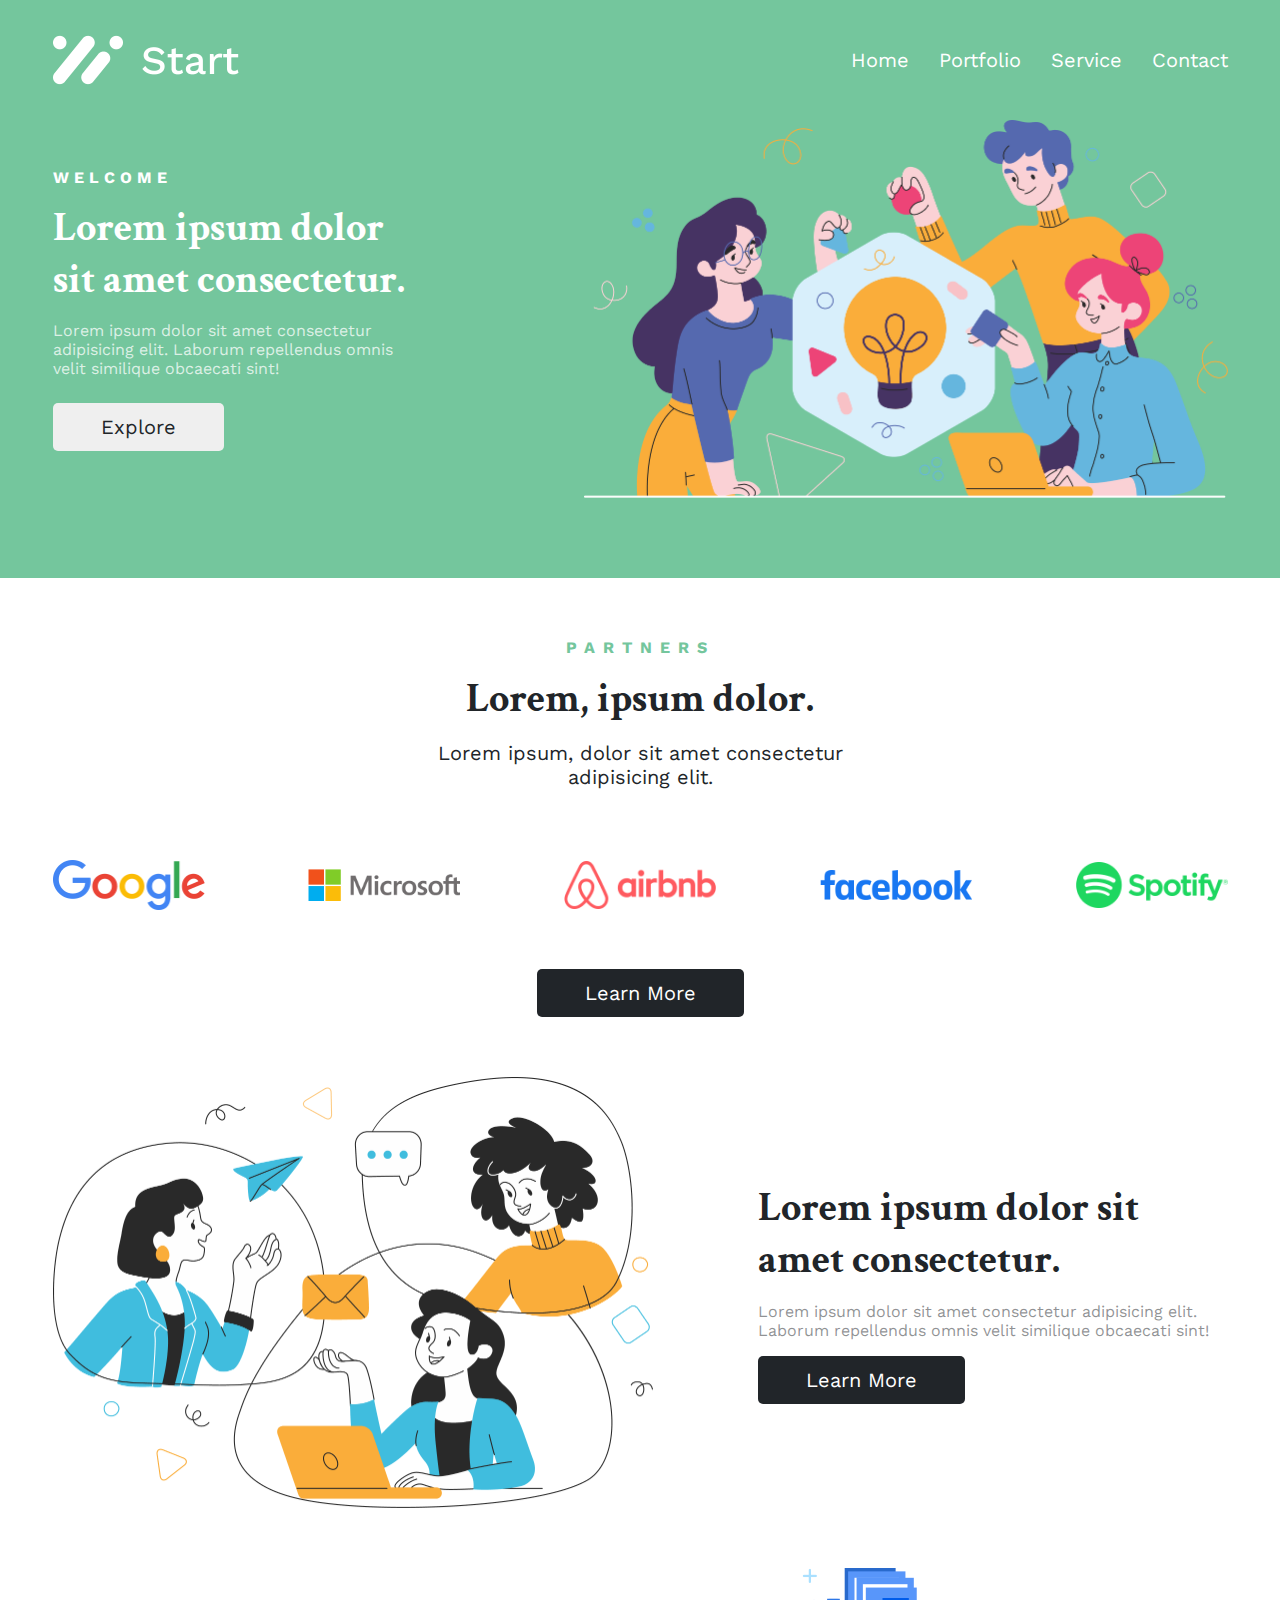
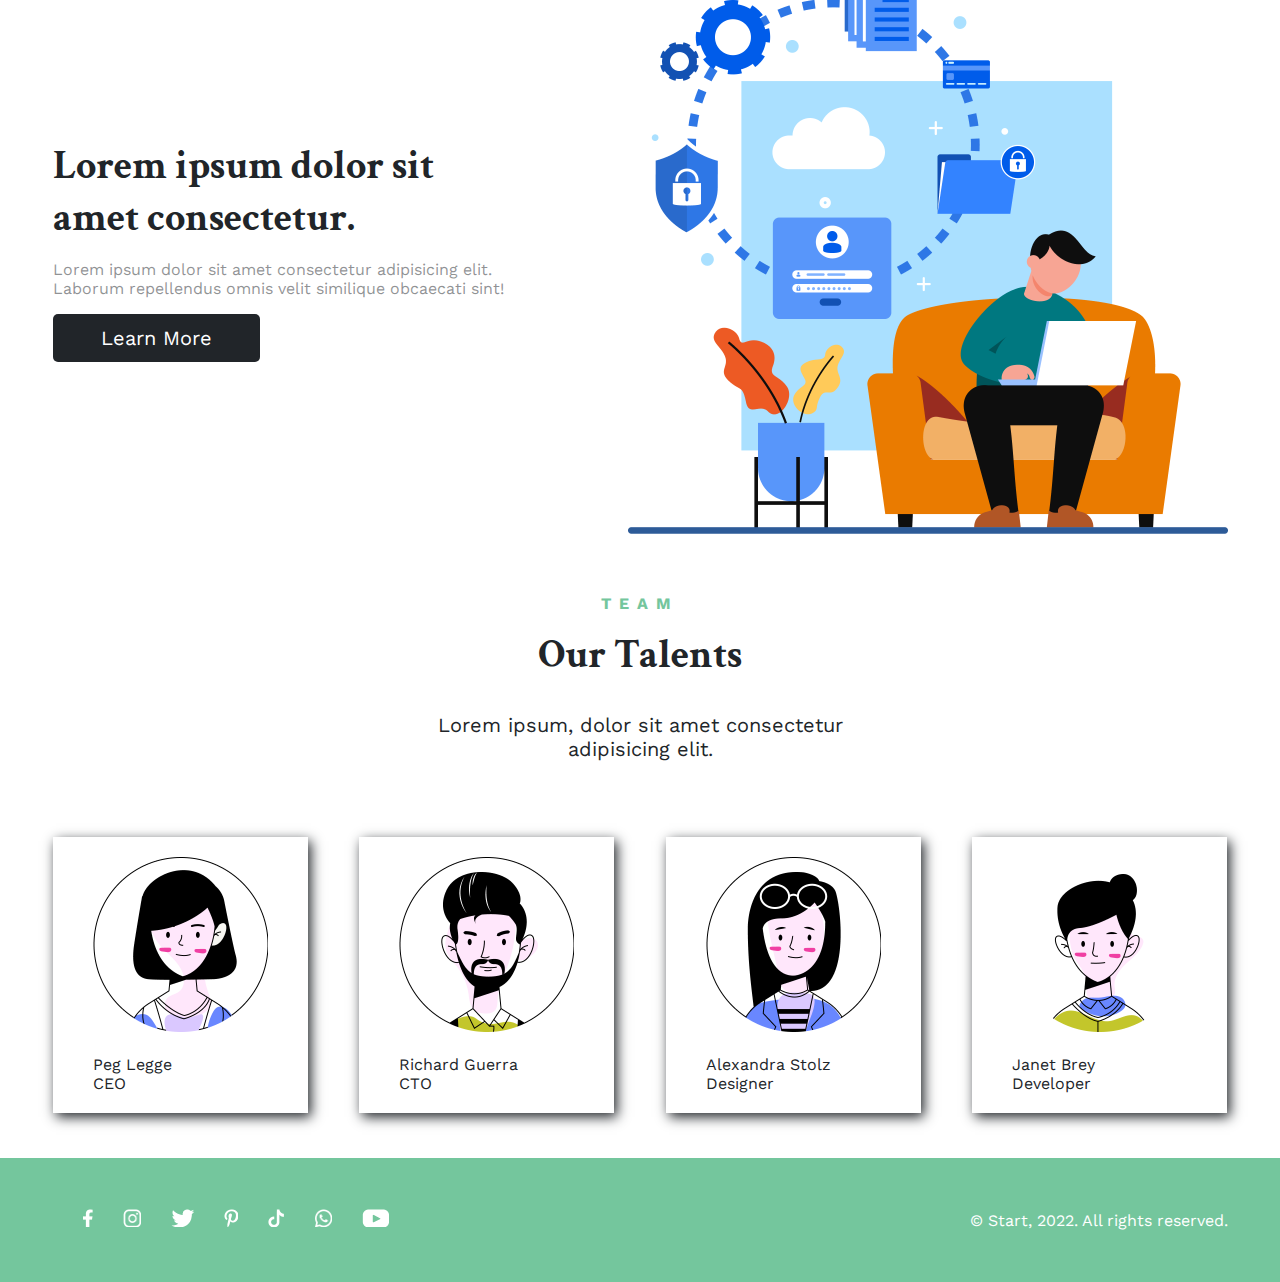
<file: index.html>
<!DOCTYPE html>
<html lang="en">
  <head>
    <meta charset="UTF-8" />
    <meta name="viewport" content="width=device-width, initial-scale=1.0" />
    <meta http-equiv="X-UA-Compatible" content="ie=edge" />
    <link rel="stylesheet" href="./css/style.css" />
    <title>Document</title>
  </head>

  <body>
    <header>
      <nav class="container">
        <img src="./Images/Frame 4.png" alt="Logo of header" />
        <ul>
          <li><a href="#">Home</a></li>
          <li><a href="#">Portfolio</a></li>
          <li><a href="#">Service</a></li>
          <li><a href="#">Contact</a></li>
        </ul>
        <button class="hamburger">
          <img src="/Images/hamburger.png" alt="hamburger menu" />
        </button>
      </nav>
      <ul class="hamburger-menu">
        <li><a href="#">Home</a></li>
        <li><a href="#">Portfolio</a></li>
        <li><a href="#">Service</a></li>
        <li><a href="#">Contact</a></li>
      </ul>
      <div class="container hero">
        <div class="hero-text">
          <div>
            <h4>WELCOME</h4>
            <h2>Lorem ipsum dolor sit amet consectetur.</h2>
            <p>
              Lorem ipsum dolor sit amet consectetur adipisicing elit. Laborum
              repellendus omnis velit similique obcaecati sint!
            </p>
            <button>Explore</button>
          </div>
        </div>
        <div class="hero-image">
          <img src="./Images/Group.png" alt="group header image" />
        </div>
      </div>
    </header>
    <section class="container partners">
      <div class="partners-text">
        <h4>PARTNERS</h4>
        <h2>Lorem, ipsum dolor.</h2>
        <p>
          Lorem ipsum, dolor sit amet consectetur <br />
          adipisicing elit.
        </p>
      </div>
      <div class="partners-images">
        <ul>
          <li><img src="./Images/google.png" alt="google Logo" /></li>
          <li><img src="./Images/Microsoft.png" alt="Microsoft Logo" /></li>
          <li><img src="./Images/airbnb.png" alt="airbnb Logo" /></li>
          <li><img src="./Images/facebook.png" alt="facebook Logo" /></li>
          <li><img src="./Images/spotify.png" alt="spotify Logo" /></li>
        </ul>
      </div>
      <button class="darkBtn">Learn More</button>
    </section>
    <section class="container info">
      <div class="info-image">
        <img src="./Images/Infografic1.png" alt="info grafic" />
      </div>
      <div class="info-text">
        <div>
          <h2>Lorem ipsum dolor sit amet consectetur.</h2>
          <p>
            Lorem ipsum dolor sit amet consectetur adipisicing elit. Laborum
            repellendus omnis velit similique obcaecati sint!
          </p>
          <button class="darkBtn">Learn More</button>
        </div>
      </div>
    </section>
    <section class="container info">
      <div class="info-text">
        <div>
          <h2>Lorem ipsum dolor sit amet consectetur.</h2>
          <p>
            Lorem ipsum dolor sit amet consectetur adipisicing elit. Laborum
            repellendus omnis velit similique obcaecati sint!
          </p>
          <button class="darkBtn">Learn More</button>
        </div>
      </div>
      <div class="info-image-second">
        <img src="./Images/infografic2.png" alt="info grafic2" />
      </div>
    </section>
    <section class="container">
      <div class="partners partners-text">
        <h4>TEAM</h4>
        <h2>Our Talents</h2>
        <p>
          Lorem ipsum, dolor sit amet consectetur <br />
          adipisicing elit.
        </p>
      </div>
      <div class="cards"></div>
    </section>
    <footer>
      <div class="container">
        <ul>
          <li><img src="/Images/facebook logo.png" alt="facebook logo" /></li>
          <li><img src="/Images/instagram logo.png" alt="instagram logo" /></li>
          <li><img src="/Images/twitter logo.png" alt="twitter logo" /></li>
          <li><img src="/Images/pinterest logo.png" alt="pinterest logo" /></li>
          <li><img src="/Images/tiktok logo.png" alt="tiktok logo" /></li>
          <li><img src="/Images/whatsapp logo.png" alt="whatsapp logo" /></li>
          <li><img src="/Images/youtube logo.png" alt="youtube logo" /></li>
        </ul>

        <p>© Start, 2022. All rights reserved.</p>
      </div>
    </footer>
    <script src="/script/script.js"></script>
  </body>
</html>
</file>
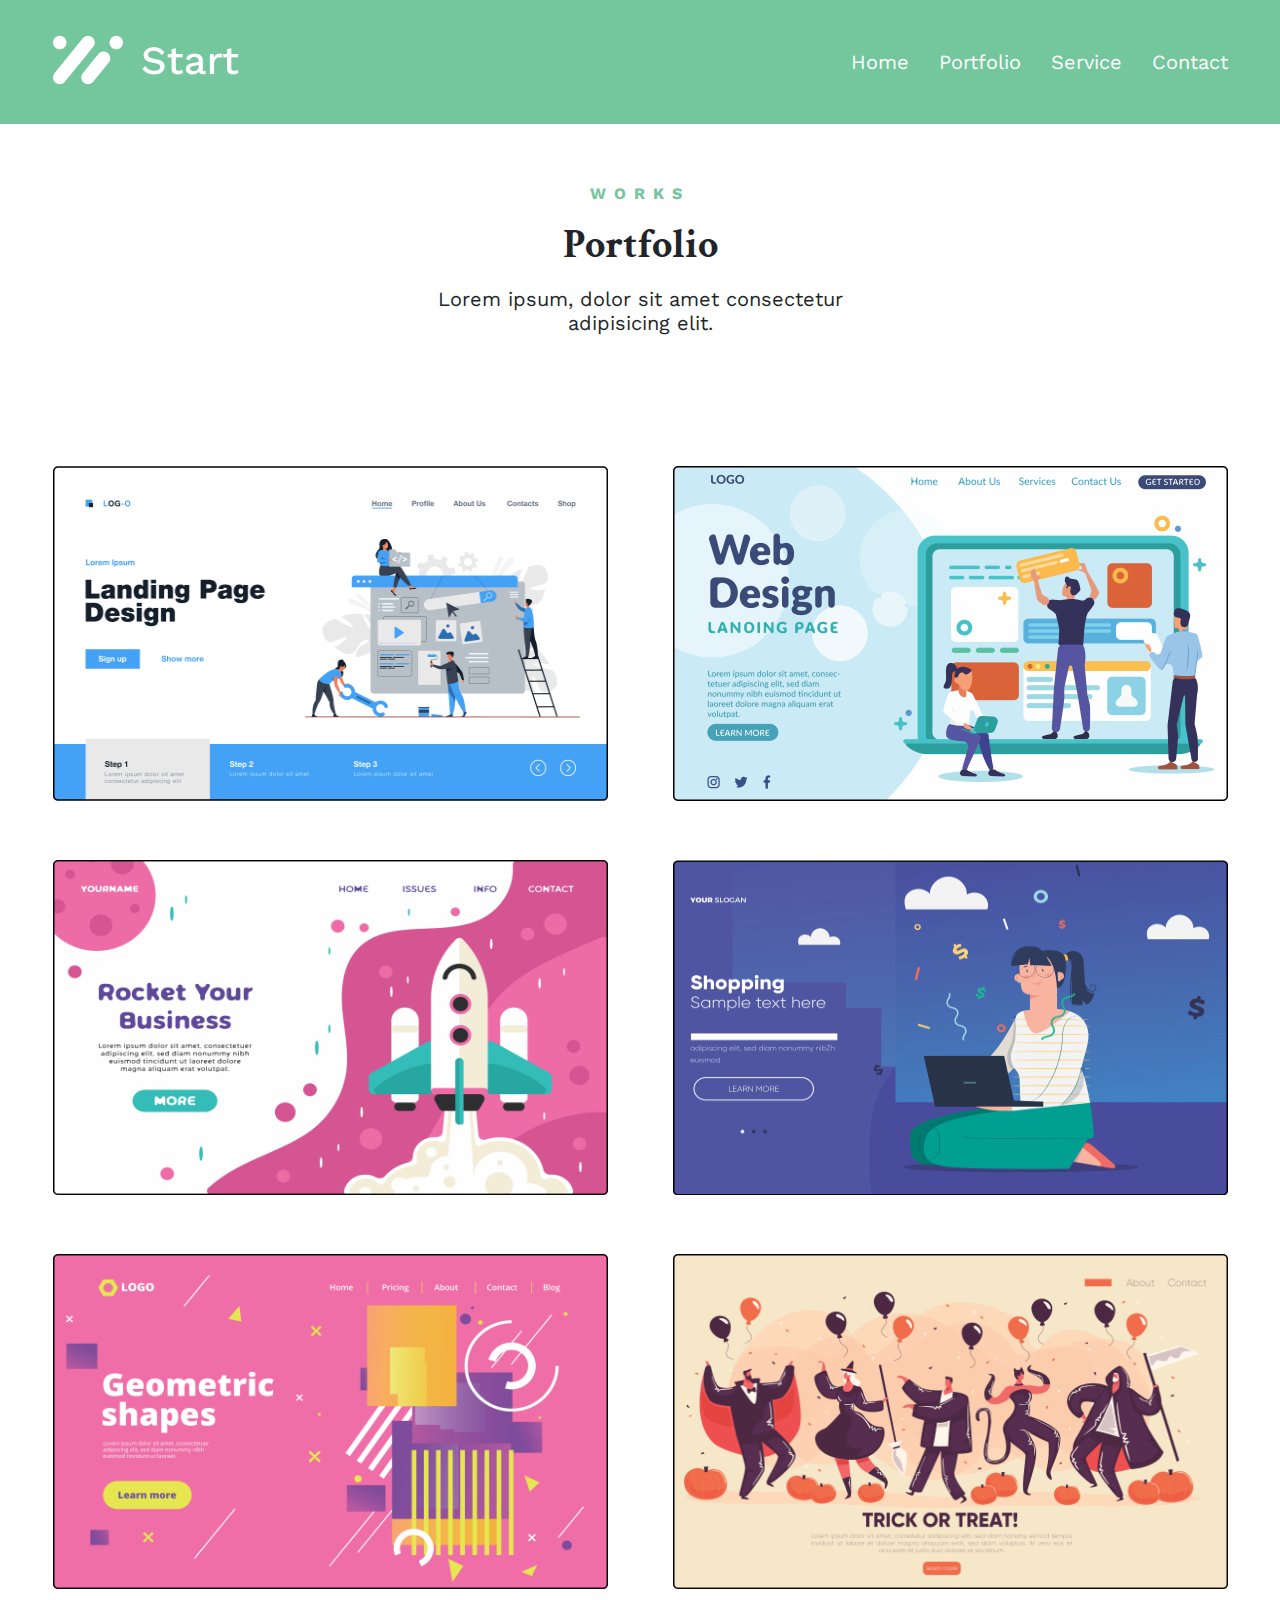
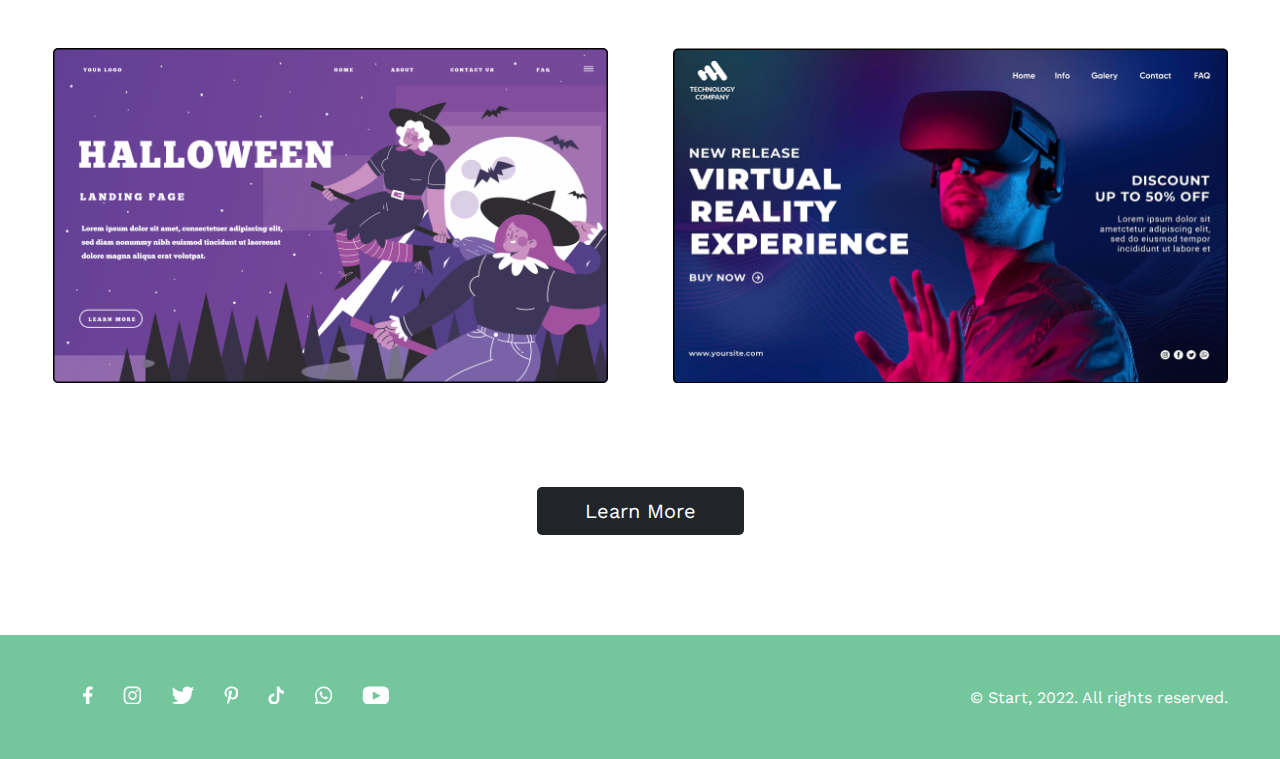
<file: Portfolio.html>
<!DOCTYPE html>
<html lang="en">
  <head>
    <meta charset="UTF-8" />
    <meta http-equiv="X-UA-Compatible" content="IE=edge" />
    <meta name="viewport" content="width=device-width, initial-scale=1.0" />
    <link rel="stylesheet" href="./css/PortfolioStyle.css" />
    <title>Document</title>
  </head>
  <body>
    <header>
      <nav class="container">
        <a href="index.html">
          <img src="./Images/Frame 4.png" alt="Logo of header"
        /></a>
        <ul>
          <li><a href="#">Home</a></li>
          <li><a href="#">Portfolio</a></li>
          <li><a href="#">Service</a></li>
          <li><a href="#">Contact</a></li>
        </ul>
        <button class="hamburger">
          <img src="/Images/hamburger.png" alt="hamburger menu" />
        </button>
      </nav>
      <ul class="hamburger-menu">
        <li><a href="#">Home</a></li>
        <li><a href="#">Portfolio</a></li>
        <li><a href="#">Service</a></li>
        <li><a href="#">Contact</a></li>
      </ul>
    </header>
    <section class="container portfolio">
      <div class="portfolio-text">
        <h4>WORKS</h4>
        <h2>Portfolio</h2>
        <p>
          Lorem ipsum, dolor sit amet consectetur <br />
          adipisicing elit.
        </p>
      </div>
    </section>
    <section class="container gallery"></section>
    <div class="container button">
      <button class="darkBtn">Learn More</button>
    </div>
    <footer>
      <div class="container">
        <ul>
          <li><img src="/Images/facebook logo.png" alt="facebook logo" /></li>
          <li><img src="/Images/instagram logo.png" alt="instagram logo" /></li>
          <li><img src="/Images/twitter logo.png" alt="twitter logo" /></li>
          <li><img src="/Images/pinterest logo.png" alt="pinterest logo" /></li>
          <li><img src="/Images/tiktok logo.png" alt="tiktok logo" /></li>
          <li><img src="/Images/whatsapp logo.png" alt="whatsapp logo" /></li>
          <li><img src="/Images/youtube logo.png" alt="youtube logo" /></li>
        </ul>

        <p>© Start, 2022. All rights reserved.</p>
      </div>
    </footer>
    <script src="/script/gallery.js"></script>
  </body>
</html>
</file>
<file: css/style.css>
@import url("https://fonts.googleapis.com/css2?family=Work+Sans:wght@400;700&display=swap");
@import url("https://fonts.googleapis.com/css2?family=Crimson+Text:wght@700&display=swap");
* {
  padding: 0;
  margin: 0;
  box-sizing: border-box;
  color: white;
  font-family: "Work Sans", sans-serif;
}

a {
  text-decoration: none;
}

h2 {
  font-family: "Crimson Text", serif;
  font-size: 40px;
}

.darkBtn {
  padding: 12px 48px;
  font-size: 20px;
  border-radius: 5px;
  border: none;
  background-color: #212529;
}

.container {
  width: 100%;
  max-width: 1175px;
  margin: auto;
}

.hamburger {
  display: none;
}

.hamburger-menu {
  display: none;
  background-color: red;
  position: absolute;
  top: 0;
  width: 100%;
}

header {
  background-color: #74c69d;
  padding-bottom: 80px;
  width: 100vw;
}

nav {
  width: 100%;
  display: flex;
  align-items: center;
  justify-content: space-between;
  padding: 35px 0;
}
nav img {
  width: 187px;
}
nav ul {
  list-style: none;
  display: flex;
}
nav ul li {
  margin-left: 30px;
  font-size: 20px;
}

.hero {
  display: flex;
  align-items: center;
}
.hero .hero-text {
  width: 40%;
}
.hero .hero-text p {
  color: rgba(255, 255, 255, 0.75);
  margin-bottom: 25px;
}
.hero .hero-text button {
  padding: 12px 48px;
  color: #212529;
  font-size: 20px;
  border-radius: 5px;
  border: none;
}
.hero .hero-text div {
  width: 80%;
}
.hero .hero-text h4 {
  letter-spacing: 5px;
  margin-bottom: 15px;
}
.hero .hero-text h2 {
  margin-bottom: 15px;
}
.hero .hero-image {
  width: 60%;
  display: flex;
  justify-content: end;
}
.hero .hero-image img {
  width: 644px;
}

.partners {
  margin: 60px auto;
  display: flex;
  align-items: center;
  justify-content: center;
  flex-direction: column;
  text-align: center;
}
.partners h4 {
  color: #74c69d;
  letter-spacing: 8px;
}
.partners p,
.partners h2 {
  color: #212529;
  margin: 16px auto;
}
.partners .partners-text {
  margin-bottom: 55px;
}
.partners p {
  font-size: 20px;
}
.partners .partners-images {
  width: 100%;
  margin-bottom: 55px;
}
.partners .partners-images ul {
  display: flex;
  justify-content: space-between;
  align-items: center;
  width: 100%;
}
.partners .partners-images ul img {
  width: 152px;
}

.info {
  display: flex;
  align-items: center;
  margin: 60px auto;
}
.info p,
.info h2 {
  color: #212529;
}
.info .info-text {
  width: 40%;
}
.info .info-text h2 {
  margin-bottom: 16px;
}
.info .info-text p {
  margin-bottom: 16px;
  font-size: 16px;
  color: hsla(210, 11%, 15%, 0.5);
}
.info .info-image {
  width: 60%;
  display: flex;
  justify-content: start;
}
.info .info-image img {
  width: 600px;
}
.info .info-image-second {
  width: 60%;
  display: flex;
  justify-content: end;
}
.info .info-image-second img {
  width: 600px;
}

.cards {
  display: flex;
  align-items: center;
  justify-content: space-between;
  margin-bottom: 45px;
}
.cards .card {
  padding: 20px 40px;
  box-shadow: 3px 4px 12px #212529;
  display: flex;
  align-items: center;
  justify-content: center;
}
.cards .card img {
  width: 175px;
  margin-bottom: 19px;
}
.cards .card p {
  color: #212529;
}

footer {
  background-color: #74c69d;
}
footer div {
  display: flex;
  align-items: center;
  justify-content: space-between;
  padding: 50px 0;
}
footer ul {
  display: flex;
  align-items: center;
  justify-content: space-between;
  list-style: none;
}
footer ul li {
  margin-left: 30px;
  font-size: 20px;
}
footer ul img {
  height: 18px;
}

@media screen and (max-width: 600px) {
  .hamburger {
    display: block;
    border: 0;
    background-color: transparent;
  }
  .hamburger img {
    width: 35px;
  }
  nav ul {
    display: none;
  }
  .hero {
    flex-direction: column-reverse;
  }
  .hero .hero-text {
    width: 100%;
  }
  .hero .hero-image {
    width: 100%;
    justify-content: center;
  }
  .hero .hero-image img {
    width: 100%;
  }
  .container {
    padding-inline: 20px;
  }
  .partners .partners-images ul {
    flex-direction: column;
  }
  .partners .partners-images ul li {
    margin-bottom: 40px;
  }
  .info {
    flex-direction: column-reverse;
  }
  .info .info-text {
    width: 100%;
  }
  .info .info-image {
    width: 100%;
  }
  .info .info-image img {
    width: 100%;
  }
  .info .info-image-second {
    width: 100%;
  }
  .info .info-image-second img {
    width: 100%;
  }
  .info:nth-of-type(2) {
    flex-direction: column;
  }
  .cards {
    flex-direction: column;
  }
  .cards .card {
    margin-bottom: 40px;
  }
  footer div {
    flex-direction: column;
  }
  footer ul {
    margin-bottom: 20px;
  }
}
html,
body {
  overflow-x: hidden;
}/*# sourceMappingURL=style.css.map */
</file>
<file: css/PortfolioStyle.css>
@import url("https://fonts.googleapis.com/css2?family=Work+Sans:wght@400;700&display=swap");
@import url("https://fonts.googleapis.com/css2?family=Crimson+Text:wght@700&display=swap");
* {
  padding: 0;
  margin: 0;
  box-sizing: border-box;
  color: white;
  font-family: "Work Sans", sans-serif;
}

a {
  text-decoration: none;
}

.container {
  width: 100%;
  max-width: 1175px;
  margin: auto;
}

header {
  background-color: #74c69d;
  width: 100vw;
}

h2 {
  font-family: "Crimson Text", serif;
  font-size: 40px;
}

.portfolio {
  margin: 60px auto;
  display: flex;
  align-items: center;
  justify-content: center;
  flex-direction: column;
  text-align: center;
}
.portfolio h4 {
  color: #74c69d;
  letter-spacing: 8px;
}
.portfolio p,
.portfolio h2 {
  color: #212529;
  margin: 16px auto;
}
.portfolio .portfolio-text {
  margin-bottom: 55px;
}
.portfolio p {
  font-size: 20px;
}

.gallery {
  width: 100%;
  display: grid;
  grid-template-columns: auto auto;
  justify-content: space-between;
  row-gap: 55px;
}
.gallery img {
  height: 335px;
  width: 555px;
}

nav {
  width: 100%;
  display: flex;
  align-items: center;
  justify-content: space-between;
  padding: 35px 0;
}
nav img {
  width: 187px;
}
nav ul {
  list-style: none;
  display: flex;
}
nav ul li {
  margin-left: 30px;
  font-size: 20px;
}

.hamburger {
  display: none;
}

.hamburger-menu {
  display: none;
  background-color: red;
  position: absolute;
  top: 0;
  width: 100%;
}

.darkBtn {
  cursor: pointer;
  padding: 12px 48px;
  font-size: 20px;
  border-radius: 5px;
  border: none;
  background-color: #212529;
  transition: all 0.5s;
}
.darkBtn:hover {
  background-color: #74c69d;
}

.button {
  display: flex;
  justify-content: center;
  align-items: center;
  margin: 100px auto;
}

footer {
  background-color: #74c69d;
}
footer div {
  display: flex;
  align-items: center;
  justify-content: space-between;
  padding: 50px 0;
}
footer ul {
  display: flex;
  align-items: center;
  justify-content: space-between;
  list-style: none;
}
footer ul li {
  margin-left: 30px;
  font-size: 20px;
}
footer ul img {
  height: 18px;
}

@media screen and (max-width: 600px) {
  .hamburger {
    display: block;
    border: 0;
    background-color: transparent;
  }
  .hamburger img {
    width: 35px;
  }
  nav ul {
    display: none;
  }
  footer div {
    flex-direction: column;
  }
  footer ul {
    margin-bottom: 20px;
  }
}
html,
body {
  overflow-x: hidden;
}/*# sourceMappingURL=PortfolioStyle.css.map */
</file>
